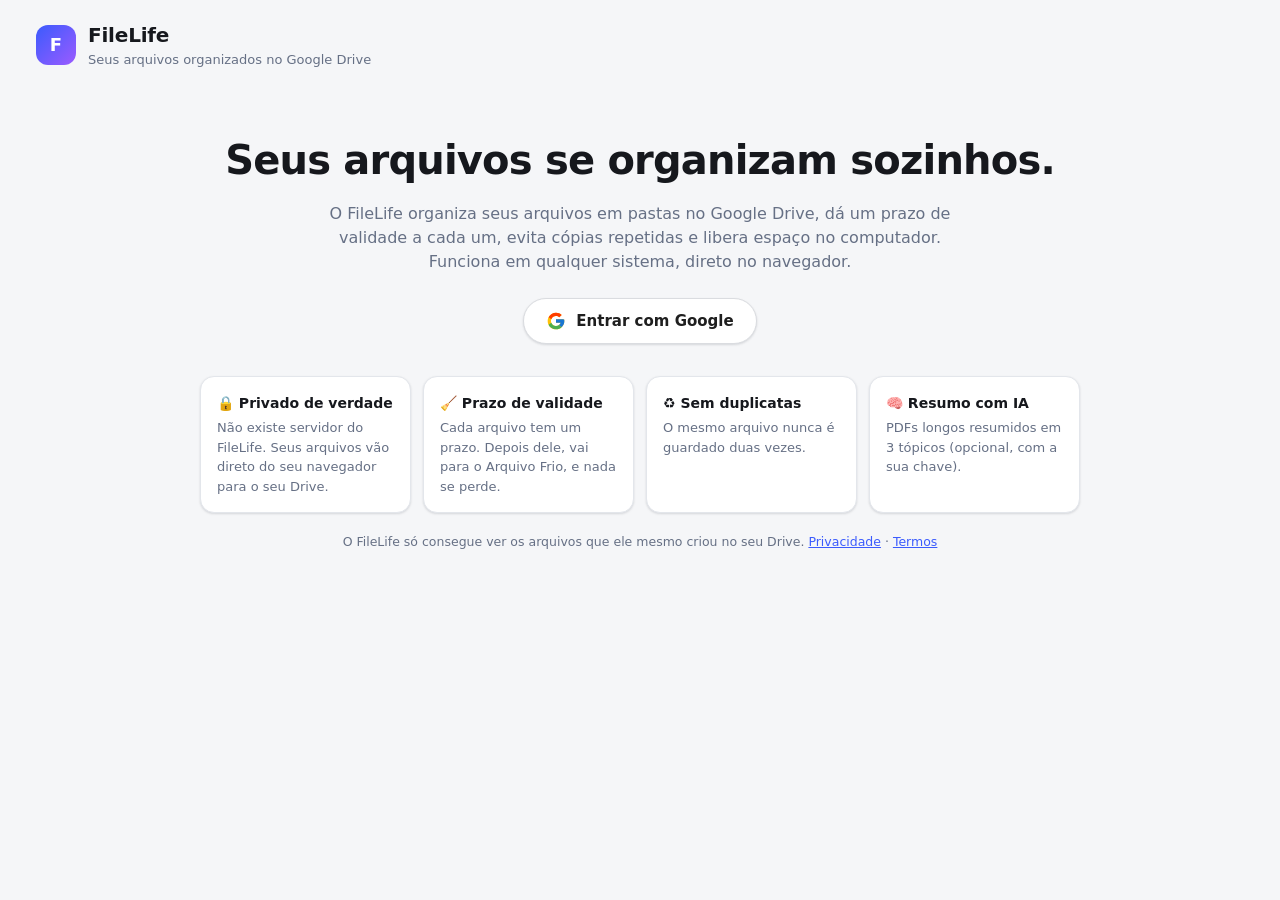
<file: index.html>
<!doctype html>
<html lang="pt-BR">
<head>
<meta charset="utf-8">
<meta name="viewport" content="width=device-width, initial-scale=1">
<meta http-equiv="Content-Security-Policy" content="default-src 'none'; script-src 'self' https://accounts.google.com/gsi/client; style-src 'self' https://accounts.google.com/gsi/style; img-src 'self' data: https://*.googleusercontent.com; connect-src https://www.googleapis.com https://accounts.google.com/gsi/ https://oauth2.googleapis.com https://api.anthropic.com; frame-src https://accounts.google.com/gsi/; base-uri 'none'; form-action 'none'; object-src 'none'">
<meta name="referrer" content="no-referrer">
<meta name="description" content="FileLife organiza, expira e resume seus arquivos no Google Drive. Funciona no navegador, em qualquer sistema.">
<title>FileLife</title>
<link rel="icon" href="icon.svg" type="image/svg+xml">
<link rel="stylesheet" href="styles.css">
<script src="config.js"></script>
<script src="js/gis-loader.js"></script>
<script type="module" src="js/app.js"></script>
</head>
<body>
<div class="wrap">
  <header class="top">
    <div class="brand">
      <div class="logo" aria-hidden="true">F</div>
      <div><h1>FileLife</h1><p>Seus arquivos organizados no Google Drive</p></div>
    </div>
    <div id="account"></div>
  </header>

  <!-- Tela de entrada -->
  <section id="login-screen" class="hero">
    <h2>Seus arquivos se organizam sozinhos.</h2>
    <p class="lead">O FileLife organiza seus arquivos em pastas no Google Drive, dá um prazo de validade a cada um,
      evita cópias repetidas e libera espaço no computador. Funciona em qualquer sistema, direto no navegador.</p>
    <button class="google-btn js-login" type="button">
      <svg viewBox="0 0 48 48" aria-hidden="true"><path fill="#FFC107" d="M43.6 20.5H42V20H24v8h11.3C33.7 32.7 29.2 36 24 36c-6.6 0-12-5.4-12-12s5.4-12 12-12c3.1 0 5.8 1.2 7.9 3.1l5.7-5.7C34 6.1 29.3 4 24 4 12.9 4 4 12.9 4 24s8.9 20 20 20 20-8.9 20-20c0-1.3-.1-2.4-.4-3.5z"/><path fill="#FF3D00" d="M6.3 14.7l6.6 4.8C14.7 15.1 19 12 24 12c3.1 0 5.8 1.2 7.9 3.1l5.7-5.7C34 6.1 29.3 4 24 4 16.3 4 9.7 8.3 6.3 14.7z"/><path fill="#4CAF50" d="M24 44c5.2 0 9.9-2 13.4-5.2l-6.2-5.2C29.2 35.1 26.7 36 24 36c-5.2 0-9.6-3.3-11.3-8l-6.5 5C9.5 39.6 16.2 44 24 44z"/><path fill="#1976D2" d="M43.6 20.5H42V20H24v8h11.3c-.8 2.2-2.2 4.2-4.1 5.6l6.2 5.2C37 39.2 44 34 44 24c0-1.3-.1-2.4-.4-3.5z"/></svg>
      Entrar com Google
    </button>
    <p id="setup-warning" class="warn" hidden>⚙️ Site ainda não configurado: falta o ID do cliente do Google em <code>config.js</code> (veja o README).</p>
    <div class="features">
      <div class="card feature"><b>🔒 Privado de verdade</b><span>Não existe servidor do FileLife. Seus arquivos vão direto do seu navegador para o seu Drive.</span></div>
      <div class="card feature"><b>🧹 Prazo de validade</b><span>Cada arquivo tem um prazo. Depois dele, vai para o Arquivo Frio, e nada se perde.</span></div>
      <div class="card feature"><b>♻️ Sem duplicatas</b><span>O mesmo arquivo nunca é guardado duas vezes.</span></div>
      <div class="card feature"><b>🧠 Resumo com IA</b><span>PDFs longos resumidos em 3 tópicos (opcional, com a sua chave).</span></div>
    </div>
    <p class="muted small">O FileLife só consegue ver os arquivos que ele mesmo criou no seu Drive. <a href="privacy.html">Privacidade</a> · <a href="terms.html">Termos</a></p>
  </section>

  <!-- Aplicativo -->
  <section id="app-screen" hidden>
    <div class="toolbar">
      <button id="btn-report" class="btn" type="button">📊 Relatório</button>
      <button id="btn-settings" class="btn" type="button">⚙️ Configurações</button>
    </div>

    <section class="stats" id="stats"></section>

    <div class="grid">
      <div class="col">
        <div id="dropzone" class="card dropzone" role="button" tabindex="0" aria-label="Enviar arquivos">
          <b>⬆️ Arraste arquivos aqui</b>
          <span class="muted small">ou clique para escolher. Eles vão para o Drive organizados por categoria.</span>
          <input id="file-input" type="file" multiple hidden>
        </div>
        <div id="local" class="card local"></div>

        <section class="card">
          <div class="panel-head">
            <div class="tabs">
              <button class="tab" data-tab="active" type="button">Arquivos</button>
              <button class="tab" data-tab="archived" type="button">🧊 Arquivo Frio<span id="tab-archived-count"></span></button>
            </div>
            <div class="tools">
              <input id="search" class="search" type="search" placeholder="Buscar arquivo..." aria-label="Buscar arquivo">
              <button id="btn-cleanup" class="btn small" type="button">🧹 Limpar expirados</button>
            </div>
          </div>
          <div class="chips" id="chips"></div>
          <ul class="files" id="files"></ul>
        </section>
      </div>
      <aside class="card">
        <div class="panel-head"><h3>Atividade</h3></div>
        <ul class="feed" id="feed"></ul>
      </aside>
    </div>
    <p class="muted small center"><a href="privacy.html">Privacidade</a> · <a href="terms.html">Termos</a></p>
  </section>
</div>

<div id="busy" class="busy" hidden><span class="spin"></span> <span id="busy-label">Trabalhando...</span></div>
<div id="overlay" class="overlay"></div>
<div id="toast" class="toast" role="status" aria-live="polite"></div>
</body>
</html>
</file>
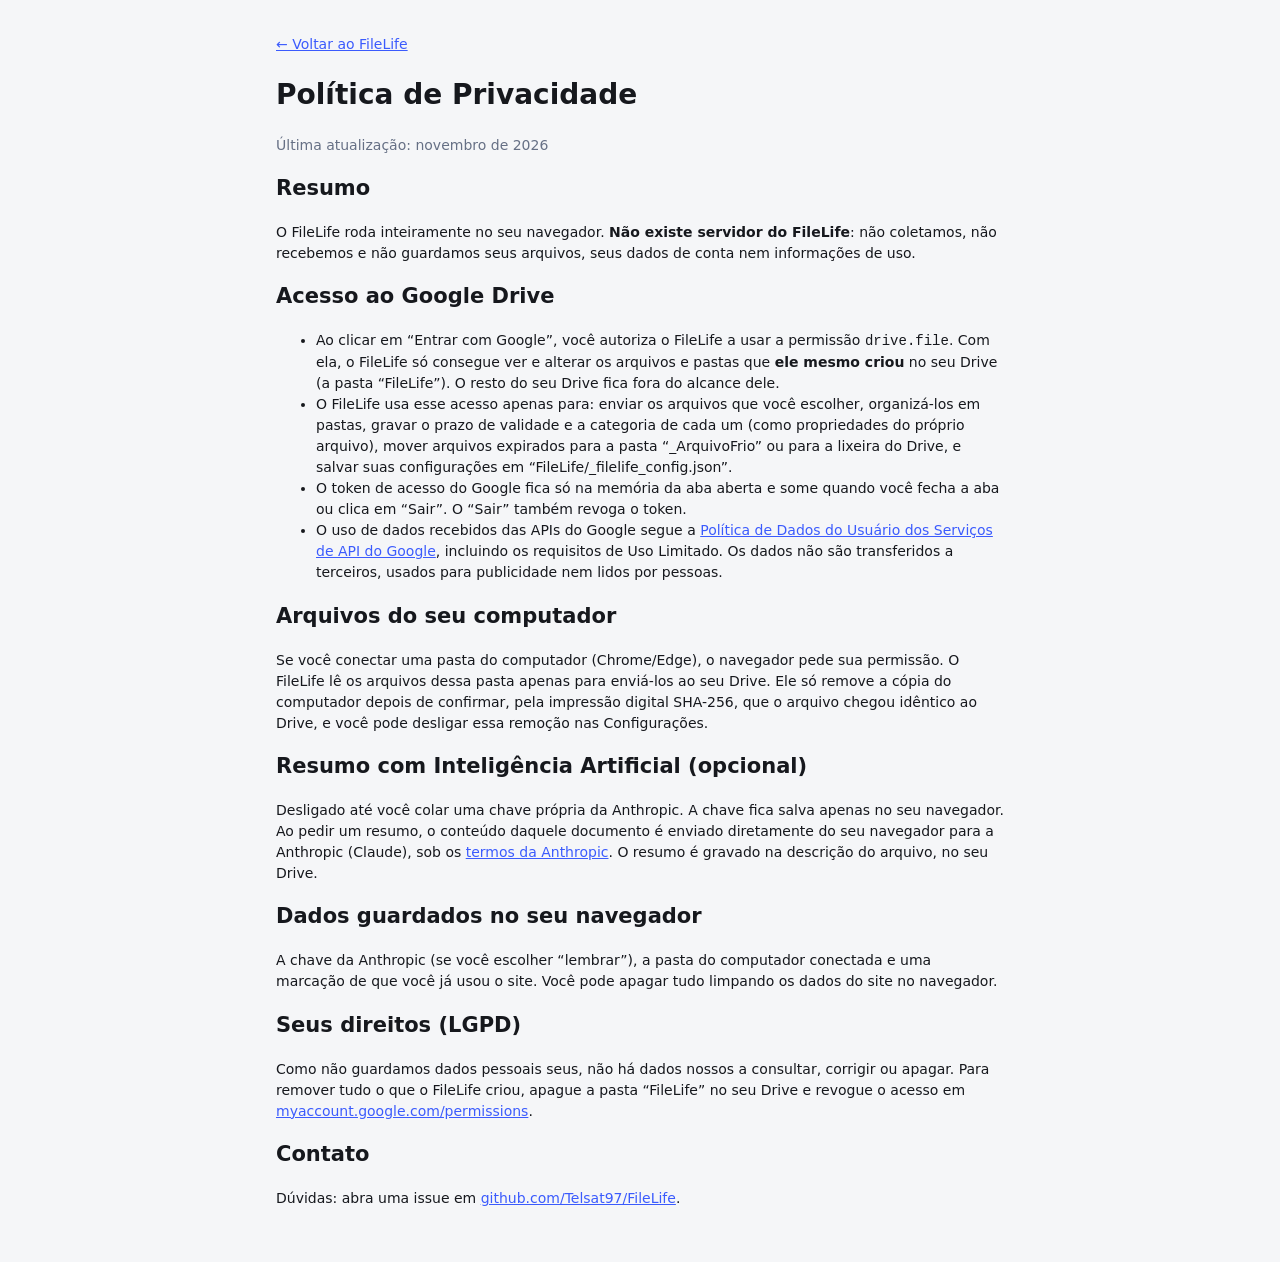
<file: privacy.html>
<!doctype html>
<html lang="pt-BR">
<head>
<meta charset="utf-8">
<meta name="viewport" content="width=device-width, initial-scale=1">
<meta http-equiv="Content-Security-Policy" content="default-src 'none'; style-src 'self'; img-src 'self'">
<title>Privacidade · FileLife</title>
<link rel="icon" href="icon.svg" type="image/svg+xml">
<link rel="stylesheet" href="styles.css">
</head>
<body>
<main class="wrap narrow">
<p><a href="./">← Voltar ao FileLife</a></p>
<h1>Política de Privacidade</h1>
<p class="muted">Última atualização: novembro de 2026</p>

<h2>Resumo</h2>
<p>O FileLife roda inteiramente no seu navegador. <b>Não existe servidor do FileLife</b>: não coletamos, não
recebemos e não guardamos seus arquivos, seus dados de conta nem informações de uso.</p>

<h2>Acesso ao Google Drive</h2>
<ul>
  <li>Ao clicar em “Entrar com Google”, você autoriza o FileLife a usar a permissão <code>drive.file</code>. Com ela,
    o FileLife só consegue ver e alterar os arquivos e pastas que <b>ele mesmo criou</b> no seu Drive (a pasta “FileLife”).
    O resto do seu Drive fica fora do alcance dele.</li>
  <li>O FileLife usa esse acesso apenas para: enviar os arquivos que você escolher, organizá-los em pastas, gravar
    o prazo de validade e a categoria de cada um (como propriedades do próprio arquivo), mover arquivos expirados para
    a pasta “_ArquivoFrio” ou para a lixeira do Drive, e salvar suas configurações em “FileLife/_filelife_config.json”.</li>
  <li>O token de acesso do Google fica só na memória da aba aberta e some quando você fecha a aba ou clica em “Sair”.
    O “Sair” também revoga o token.</li>
  <li>O uso de dados recebidos das APIs do Google segue a
    <a href="https://developers.google.com/terms/api-services-user-data-policy" rel="noopener noreferrer">Política de Dados do Usuário dos Serviços de API do Google</a>,
    incluindo os requisitos de Uso Limitado. Os dados não são transferidos a terceiros, usados para publicidade nem lidos por pessoas.</li>
</ul>

<h2>Arquivos do seu computador</h2>
<p>Se você conectar uma pasta do computador (Chrome/Edge), o navegador pede sua permissão. O FileLife lê os arquivos
dessa pasta apenas para enviá-los ao seu Drive. Ele só remove a cópia do computador depois de confirmar, pela impressão
digital SHA-256, que o arquivo chegou idêntico ao Drive, e você pode desligar essa remoção nas Configurações.</p>

<h2>Resumo com Inteligência Artificial (opcional)</h2>
<p>Desligado até você colar uma chave própria da Anthropic. A chave fica salva apenas no seu navegador. Ao pedir um
resumo, o conteúdo daquele documento é enviado diretamente do seu navegador para a Anthropic (Claude), sob os
<a href="https://www.anthropic.com/legal/commercial-terms" rel="noopener noreferrer">termos da Anthropic</a>. O resumo
é gravado na descrição do arquivo, no seu Drive.</p>

<h2>Dados guardados no seu navegador</h2>
<p>A chave da Anthropic (se você escolher “lembrar”), a pasta do computador conectada e uma marcação de que você já
usou o site. Você pode apagar tudo limpando os dados do site no navegador.</p>

<h2>Seus direitos (LGPD)</h2>
<p>Como não guardamos dados pessoais seus, não há dados nossos a consultar, corrigir ou apagar. Para remover tudo o
que o FileLife criou, apague a pasta “FileLife” no seu Drive e revogue o acesso em
<a href="https://myaccount.google.com/permissions" rel="noopener noreferrer">myaccount.google.com/permissions</a>.</p>

<h2>Contato</h2>
<p>Dúvidas: abra uma issue em <a href="https://github.com/Telsat97/FileLife" rel="noopener noreferrer">github.com/Telsat97/FileLife</a>.</p>
</main>
</body>
</html>
</file>
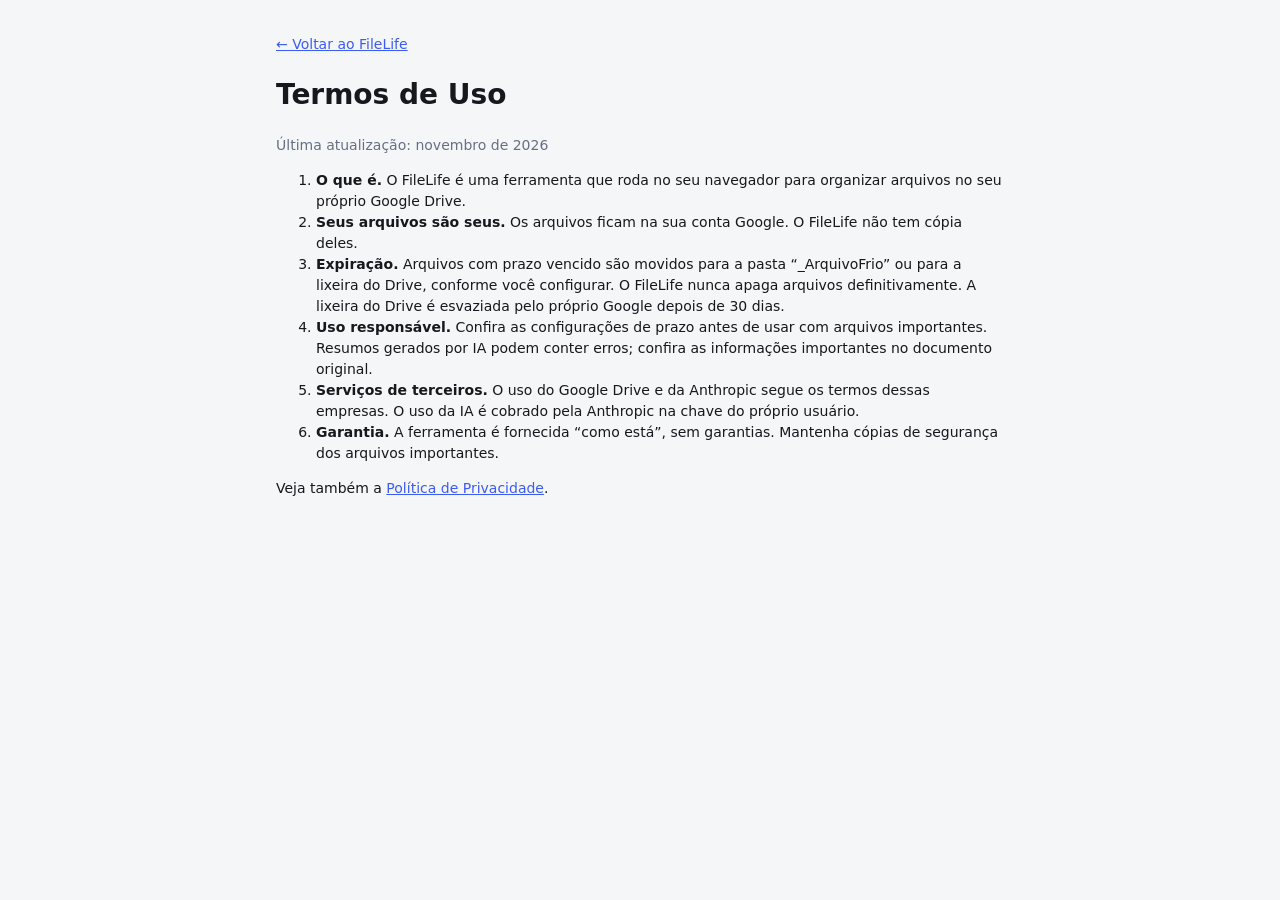
<file: terms.html>
<!doctype html>
<html lang="pt-BR">
<head>
<meta charset="utf-8">
<meta name="viewport" content="width=device-width, initial-scale=1">
<meta http-equiv="Content-Security-Policy" content="default-src 'none'; style-src 'self'; img-src 'self'">
<title>Termos de Uso · FileLife</title>
<link rel="icon" href="icon.svg" type="image/svg+xml">
<link rel="stylesheet" href="styles.css">
</head>
<body>
<main class="wrap narrow">
<p><a href="./">← Voltar ao FileLife</a></p>
<h1>Termos de Uso</h1>
<p class="muted">Última atualização: novembro de 2026</p>
<ol>
  <li><b>O que é.</b> O FileLife é uma ferramenta que roda no seu navegador para organizar arquivos no seu próprio Google Drive.</li>
  <li><b>Seus arquivos são seus.</b> Os arquivos ficam na sua conta Google. O FileLife não tem cópia deles.</li>
  <li><b>Expiração.</b> Arquivos com prazo vencido são movidos para a pasta “_ArquivoFrio” ou para a lixeira do Drive,
    conforme você configurar. O FileLife nunca apaga arquivos definitivamente. A lixeira do Drive é esvaziada pelo
    próprio Google depois de 30 dias.</li>
  <li><b>Uso responsável.</b> Confira as configurações de prazo antes de usar com arquivos importantes. Resumos gerados
    por IA podem conter erros; confira as informações importantes no documento original.</li>
  <li><b>Serviços de terceiros.</b> O uso do Google Drive e da Anthropic segue os termos dessas empresas. O uso da IA é
    cobrado pela Anthropic na chave do próprio usuário.</li>
  <li><b>Garantia.</b> A ferramenta é fornecida “como está”, sem garantias. Mantenha cópias de segurança dos arquivos importantes.</li>
</ol>
<p>Veja também a <a href="privacy.html">Política de Privacidade</a>.</p>
</main>
</body>
</html>
</file>
<file: styles.css>
:root{
  --bg:#f5f6f8; --surface:#fff; --surface-2:#f0f2f5; --border:#e3e6eb;
  --text:#16181d; --muted:#667085; --accent:#3b5bfd; --accent-soft:#e8edff;
  --ok:#12a150; --ok-soft:#e3f6ea; --warn:#b86e00; --warn-soft:#fff3dc;
  --danger:#d93636; --danger-soft:#fde8e8; --drive:#1a73e8; --drive-soft:#e6f0fd;
  --shadow:0 1px 2px rgba(16,24,40,.06),0 1px 3px rgba(16,24,40,.08);
  --radius:14px;
}
@media (prefers-color-scheme: dark){
  :root{
    --bg:#0f1115; --surface:#171a21; --surface-2:#1e222b; --border:#2a2f3a;
    --text:#e8eaef; --muted:#9aa3b2; --accent:#7b93ff; --accent-soft:#232b4d;
    --ok:#3fcf7f; --ok-soft:#163223; --warn:#f0b04a; --warn-soft:#3a2c12;
    --danger:#ff6b6b; --danger-soft:#3d1a1a; --drive:#6ea8ff; --drive-soft:#1a2a45;
    --shadow:none;
  }
}
*{box-sizing:border-box}
[hidden]{display:none !important}
body{margin:0;background:var(--bg);color:var(--text);
  font:14px/1.5 system-ui,-apple-system,"Segoe UI",Roboto,sans-serif}
a{color:var(--accent)}
button,select,input{font:inherit;color:inherit}
button{cursor:pointer}
.wrap{max-width:1240px;margin:0 auto;padding:20px 16px 40px}
.muted{color:var(--muted)} .small{font-size:12.5px} .center{text-align:center}

.top{display:flex;align-items:center;justify-content:space-between;gap:12px;flex-wrap:wrap;margin-bottom:20px}
.brand{display:flex;align-items:center;gap:12px}
.logo{width:40px;height:40px;border-radius:12px;background:linear-gradient(135deg,#3b5bfd,#9b5bff);
  display:grid;place-items:center;color:#fff;font-weight:800;font-size:18px}
.brand h1{margin:0;font-size:20px;letter-spacing:-.01em}
.brand p{margin:0;color:var(--muted);font-size:13px}

.btn{border:1px solid var(--border);background:var(--surface);border-radius:10px;padding:8px 14px;
  display:inline-flex;align-items:center;gap:8px;box-shadow:var(--shadow);transition:background .15s}
.btn:hover{background:var(--surface-2)}
.btn.primary{background:var(--accent);border-color:var(--accent);color:#fff}
.btn.primary:hover{filter:brightness(1.07)}
.btn.danger-fill{background:var(--danger);border-color:var(--danger);color:#fff}
.btn.small{padding:5px 10px;font-size:13px;border-radius:8px}
.btn.ghost{background:transparent;box-shadow:none;border-color:transparent}
.btn.ghost:hover{background:var(--surface-2)}
.btn.danger{color:var(--danger)}
.btn:disabled,.google-btn:disabled{opacity:.55;cursor:not-allowed}
.btn:focus-visible,.google-btn:focus-visible,.chip:focus-visible,.tab:focus-visible,.dropzone:focus-visible{outline:2px solid var(--accent);outline-offset:2px}

.google-btn{background:#fff;color:#1f1f1f;border:1px solid #dadce0;border-radius:999px;padding:11px 22px;
  font-weight:600;display:inline-flex;align-items:center;gap:10px;box-shadow:var(--shadow);font-size:15px}
.google-btn:hover{background:#f7f8f8}
.google-btn svg{width:20px;height:20px}

.account{display:flex;align-items:center;gap:10px;background:var(--surface);border:1px solid var(--border);
  border-radius:999px;padding:4px 6px 4px 4px;box-shadow:var(--shadow)}
.avatar{width:32px;height:32px;border-radius:50%;background:var(--accent-soft);color:var(--accent);
  display:grid;place-items:center;font-weight:700;overflow:hidden;flex:none}
.avatar img{width:100%;height:100%;object-fit:cover}
.who{line-height:1.2;max-width:220px;min-width:0}
.who b,.who span{display:block;white-space:nowrap;overflow:hidden;text-overflow:ellipsis}
.who b{font-size:13px} .who span{font-size:12px;color:var(--muted)}

/* entrada */
.hero{text-align:center;padding:40px 0 20px;max-width:880px;margin:0 auto}
.hero h2{font-size:clamp(26px,5vw,40px);letter-spacing:-.02em;margin:0 0 12px}
.lead{color:var(--muted);font-size:16px;max-width:640px;margin:0 auto 24px}
.warn{background:var(--warn-soft);color:var(--warn);border-radius:10px;padding:10px 14px;display:inline-block;margin-top:16px}
.features{display:grid;grid-template-columns:repeat(auto-fit,minmax(190px,1fr));gap:12px;margin:32px 0 20px;text-align:left}
.feature{padding:16px;display:flex;flex-direction:column;gap:4px}
.feature span{color:var(--muted);font-size:13px}

.card{background:var(--surface);border:1px solid var(--border);border-radius:var(--radius);box-shadow:var(--shadow)}
.toolbar{display:flex;gap:8px;flex-wrap:wrap;justify-content:flex-end;margin-bottom:12px}
.stats{display:grid;grid-template-columns:repeat(auto-fit,minmax(170px,1fr));gap:12px;margin-bottom:16px}
.stat{padding:16px}
.stat .label{color:var(--muted);font-size:13px}
.stat .value{font-size:26px;font-weight:700;letter-spacing:-.02em;margin-top:4px;font-variant-numeric:tabular-nums}

.grid{display:grid;grid-template-columns:minmax(0,1fr) 320px;gap:16px;align-items:start}
.col{display:flex;flex-direction:column;gap:16px;min-width:0}
@media (max-width:960px){.grid{grid-template-columns:1fr}}

.dropzone{border:2px dashed var(--border);padding:22px;text-align:center;display:flex;flex-direction:column;gap:4px;
  cursor:pointer;transition:all .15s;box-shadow:none}
.dropzone:hover,.dropzone.over{border-color:var(--accent);background:var(--accent-soft)}
.local{padding:14px 16px}
.local p{margin:2px 0 0}
.local-row{display:flex;justify-content:space-between;align-items:center;gap:12px;flex-wrap:wrap}
.row-actions{display:flex;gap:6px;flex-wrap:wrap}

.panel-head{display:flex;align-items:center;justify-content:space-between;gap:10px;padding:12px 16px;
  border-bottom:1px solid var(--border);flex-wrap:wrap}
.panel-head h3{margin:0;font-size:15px}
.tabs{display:flex;gap:4px}
.tab{border:0;background:transparent;padding:7px 12px;border-radius:8px;font-weight:600;color:var(--muted)}
.tab.on{background:var(--surface-2);color:var(--text)}
.tools{display:flex;gap:8px;flex-wrap:wrap;align-items:center}
.search{border:1px solid var(--border);background:var(--surface-2);border-radius:10px;padding:7px 12px;width:200px;min-width:0}
.chips{display:flex;gap:6px;flex-wrap:wrap;padding:10px 16px;border-bottom:1px solid var(--border)}
.chip{border:1px solid var(--border);background:var(--surface);border-radius:999px;padding:4px 12px;font-size:13px}
.chip.on{background:var(--text);color:var(--surface);border-color:var(--text)}

.files{list-style:none;margin:0;padding:0}
.file{display:grid;grid-template-columns:40px minmax(0,1fr) auto;gap:12px;align-items:center;padding:12px 16px;border-bottom:1px solid var(--border)}
.file:last-child{border-bottom:0}
.ficon{width:40px;height:40px;border-radius:10px;display:grid;place-items:center;font-size:20px;background:var(--surface-2)}
.fmain{min-width:0}
.fname{font-weight:600;white-space:nowrap;overflow:hidden;text-overflow:ellipsis}
.fmeta{display:flex;gap:6px;flex-wrap:wrap;align-items:center;margin-top:3px;color:var(--muted);font-size:12.5px}
.badge{border-radius:6px;padding:1px 7px;font-size:12px;font-weight:600;white-space:nowrap}
.b-tag{background:var(--danger-soft);color:var(--danger)}
.b-tag.tag-LEITURA{background:var(--accent-soft);color:var(--accent)}
.b-tag.tag-CONTRATO,.b-tag.tag-FINANCEIRO{background:var(--warn-soft);color:var(--warn)}
.b-ok{background:var(--ok-soft);color:var(--ok)}
.b-warn{background:var(--warn-soft);color:var(--warn)}
.b-danger{background:var(--danger-soft);color:var(--danger)}
.b-pc{background:var(--surface-2);color:var(--muted)}
.factions{display:flex;gap:4px;align-items:center;flex-wrap:wrap;justify-content:flex-end}
.factions select,.form-row select,.form-row input{border:1px solid var(--border);background:var(--surface);border-radius:8px;padding:5px 8px;font-size:13px}
.empty{padding:40px 16px;text-align:center;color:var(--muted)}
.empty b{display:block;color:var(--text);font-size:15px;margin-bottom:4px}
@media (max-width:640px){
  .file{grid-template-columns:36px minmax(0,1fr)}
  .factions{grid-column:1 / -1;justify-content:flex-start}
  .search{width:100%}
  .tools{width:100%}
}

.feed{list-style:none;margin:0;padding:6px 0;max-height:520px;overflow:auto}
.feed li{padding:8px 16px;font-size:13px;word-break:break-word;border-bottom:1px dashed var(--border)}
.feed li:last-child{border-bottom:0}
.feed time{display:block;color:var(--muted);font-size:11.5px}

.overlay{position:fixed;inset:0;background:rgba(10,12,16,.45);display:none;align-items:center;justify-content:center;padding:16px;z-index:10}
.overlay.open{display:flex}
.modal{background:var(--surface);border-radius:16px;max-width:640px;width:100%;max-height:88vh;overflow:auto;border:1px solid var(--border)}
.modal header{padding:16px 18px;border-bottom:1px solid var(--border)}
.modal header h3{margin:0;font-size:16px;word-break:break-word}
.modal .body{padding:18px}
.modal .foot{padding:14px 18px;border-top:1px solid var(--border);display:flex;justify-content:flex-end;gap:8px;flex-wrap:wrap}
.form-row{display:grid;grid-template-columns:220px minmax(0,1fr);gap:10px;align-items:center;margin-bottom:10px}
.form-row label{color:var(--muted)}
.form-row select,.form-row input{width:100%;padding:7px 10px;font-size:14px;background:var(--surface-2)}
.check{display:flex;gap:6px;align-items:center;margin:4px 0 10px;color:var(--muted);font-size:13px}
.section-title{font-weight:700;margin:18px 0 10px}
.section-title:first-child{margin-top:0}
@media (max-width:560px){.form-row{grid-template-columns:1fr;gap:4px}}
.summary-text{white-space:pre-wrap;line-height:1.65}
.mini-list{max-height:200px;overflow:auto;padding-left:18px;color:var(--muted);font-size:13px}
.report-grid{display:grid;grid-template-columns:repeat(auto-fit,minmax(160px,1fr));gap:10px}
.report-grid .value{font-size:20px}
table{width:100%;border-collapse:collapse} td{padding:6px 8px;border-bottom:1px solid var(--border)}

.busy{position:fixed;top:16px;left:50%;transform:translateX(-50%);background:var(--surface);border:1px solid var(--border);
  box-shadow:0 4px 16px rgba(0,0,0,.12);border-radius:999px;padding:8px 16px;display:flex;align-items:center;gap:8px;z-index:30;max-width:90vw}
.busy #busy-label{white-space:nowrap;overflow:hidden;text-overflow:ellipsis}
.toast{position:fixed;bottom:20px;left:50%;transform:translateX(-50%) translateY(20px);background:var(--text);color:var(--surface);
  padding:10px 16px;border-radius:10px;opacity:0;transition:all .2s;pointer-events:none;z-index:40;max-width:90vw}
.toast.show{opacity:1;transform:translateX(-50%) translateY(0)}
.spin{width:14px;height:14px;border:2px solid currentColor;border-right-color:transparent;border-radius:50%;animation:s .7s linear infinite;flex:none}
@keyframes s{to{transform:rotate(360deg)}}

@media print{
  body{background:#fff;color:#000}
  .wrap > *:not(.overlay){display:none !important}
  .overlay{position:static;display:block;background:none;padding:0}
  .modal{max-height:none;border:0}
  .modal .foot{display:none}
}
.narrow{max-width:760px}
</file>
